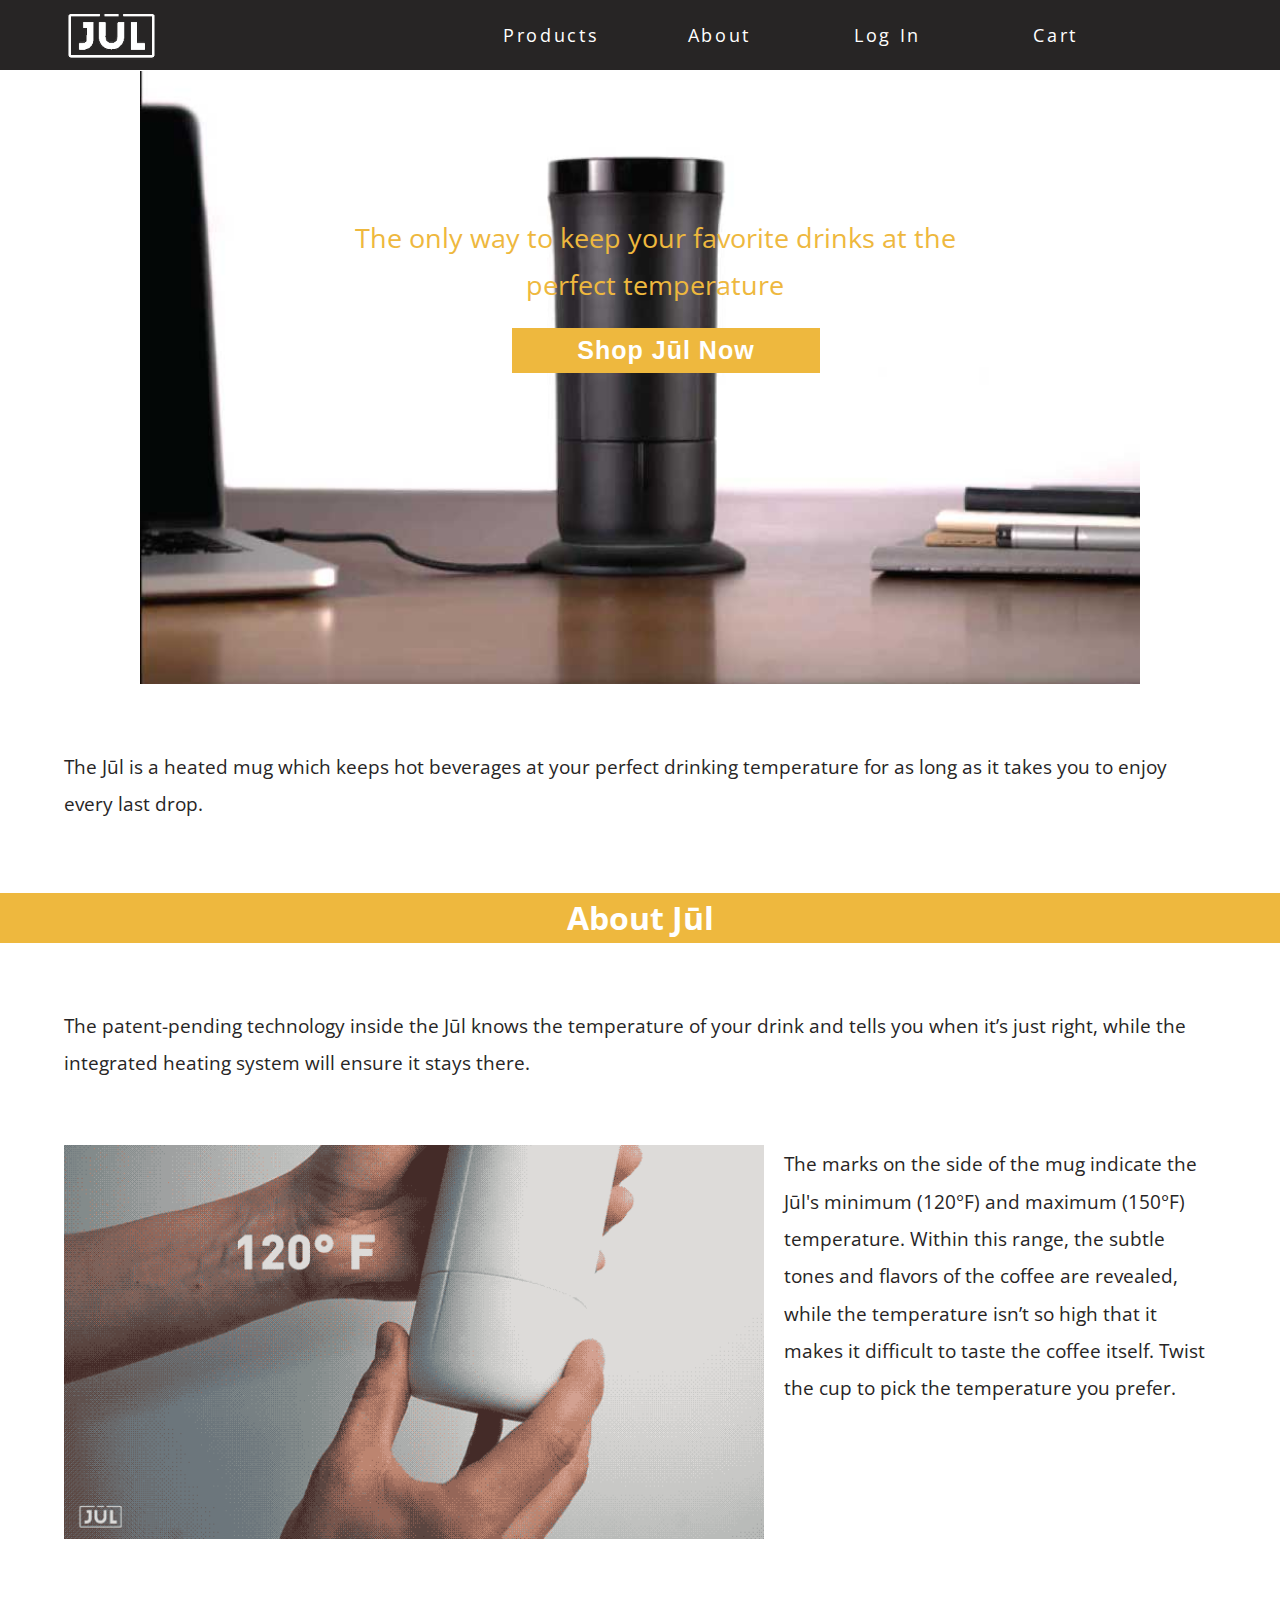
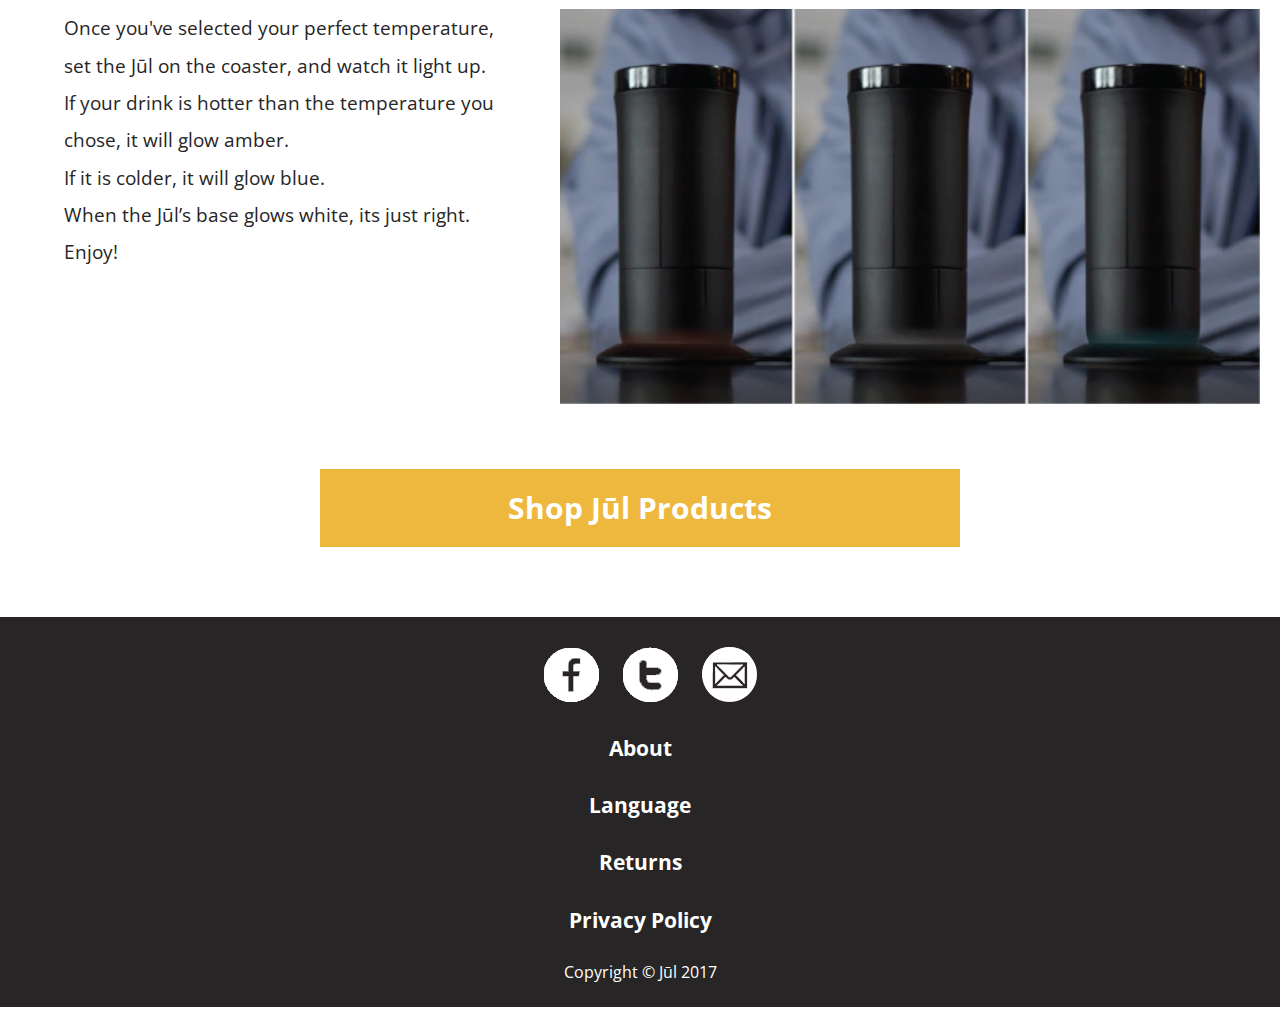
<file: index.html>
<!DOCTYPE html>

<html class="no-js">
    <head>
        <meta charset="UTF-8" />
        
        <!--Don't forget to fill these out!-->
        <title>J&umacr;l Home</title>
        <meta name="description" content="width=640; initial-scale=1.0" />
        
        
        <!--Links to the main Style Sheet-->
        <link href="style.css" rel="stylesheet" type="text/css" />
        
        <!--Links to a modernizer JavaScript file that fixes a lot of issues with old browsers-->
        <script src="js/modernizr.js"></script>
        
        <!--Makes the site so it won't scale down on small devices -->
        <meta name="viewport" content="width=device-width, initial-scale=1"/>
    </head>

    <body>
        
        <div class="wrapper">
            
            <div class="fixed">
            

                <a href="index.html">
                    <img class="logo" src="images/jlogo.png">
                </a>
                
                
                <a href="#" onclick="toggle_visibility('menu');">
                    <nav class="menu_button nodesk">&#x2630;</nav>
                </a>
                
                <nav id="menu">
                    <ul>
                        <a href="mugs.html">
                            <li>Products</li>
                        </a>
                        <a href="#about">
                            <li>About</li>
                        </a>
                        <a href="#">
                            <li>Log In</li>
                        </a>
                        <a href="#">
                            <li>Cart</li>
                        </a>
                    </ul>
               
                </nav>

            </div>
            
            
            
        <header>
            <div class="herobox">
                <img class="hero" src="images/hero.jpg">
                <div class="cta">
                    <h5 class="herotext">The only way to keep your favorite drinks at the perfect temperature</h5>
                    <a href="mugs.html">
                        <button> Shop J&umacr;l Now </button>
                    </a>
                </div>
            </div>
            <p>The J&umacr;l is a heated mug which keeps hot beverages at your perfect drinking temperature for as long as it takes you to enjoy every last drop.</p>
        </header>
            
        <main>
            <section>
                <div id="about"></div>
                <div class="one">
                    <h1>About J&umacr;l</h1>
                </div>
                <p>The patent-pending technology inside the J&umacr;l knows the temperature of your drink and tells you when it’s just right, while the integrated heating system will ensure it stays there.</p>
                
                <div class="homefloats">
                    <img class="gif" src="images/gif.gif">
                    <p>The marks on the side of the mug indicate the J&umacr;l's minimum (120°F) and maximum (150°F) temperature. Within this range, the subtle tones and flavors of the coffee are revealed, while the temperature isn’t so high that it makes it difficult to taste the coffee itself. Twist the cup to pick the temperature you prefer. </p>
                </div>
                
                <div class="homefloats">
                    <img class="tempcomparison" src="images/tempcomparison.png">

                    <p>Once you've selected your perfect temperature, set the J&umacr;l on the coaster, and watch it light up. <br>If your drink is hotter than the temperature you chose, it will glow amber.
                    <br>If it is colder, it will glow blue.
                    <br>When the J&umacr;l’s base glows white, its just right. Enjoy!</p>
                </div>
           
                
     
                    <a href="mugs.html">
                        <h1 class="orangebutton">Shop J&umacr;l Products</h1>
                    </a>

                                
            </section>
                
        </main>
            
        <footer>
            <div class="socialmedia">
                <a href="https://www.facebook.com/powerpractical" target="_blank" title="Like us on Facebook!">
                    <img class="fb" src="images/fblogo.png">
                </a>
                <a href="https://twitter.com"target="_blank" title="Follow us on Twitter!">
                    <img class="twtr" src="images/twtrlogo.png">
                </a>
                <a href="#"target="_blank" title="Send us a message!">
                    <img class="mail" src="images/mailicon.png">
                </a>
            </div>
            
            <div class="footernav">
                
                <a href="#about">
                    <h3>About</h3>
                </a>
                <a href="#">
                    <h3>Language</h3>
                </a>
                <a href="#"target="_blank">
                    <h3>Returns</h3>
                </a>
                <a href="#"target="_blank">
                    <h3>Privacy Policy</h3>
                </a>
                <h6>Copyright &copy; J&umacr;l 2017</h6>
            </div>
            
            
        </footer>
        
        
        
            
            
            
            
            
        </div>
     
        <script type="text/javascript">
            function toggle_visibility(id) {
               var e = document.getElementById(id);
               if(e.style.display == 'block')
                  e.style.display = 'none';
               else
                  e.style.display = 'block';
            }
        </script>
    
    </body>
</html>
</file>
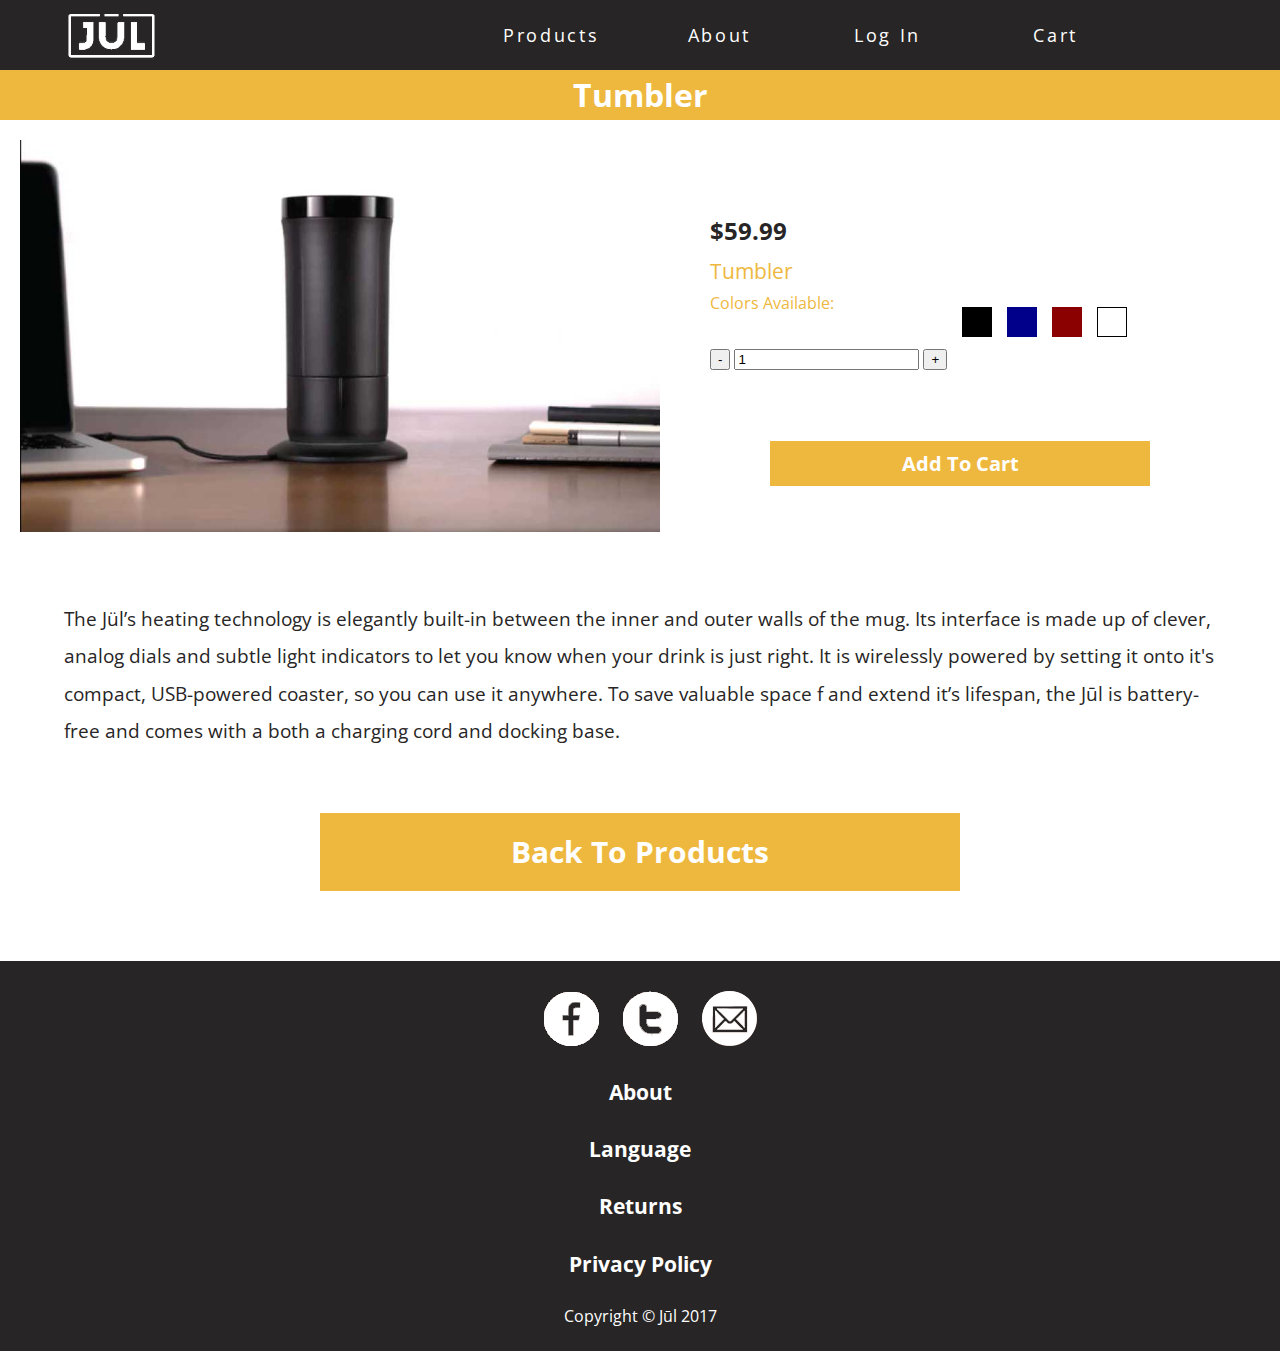
<file: form.html>
<!DOCTYPE html>

<html class="no-js">
    <head>
        <meta charset="UTF-8" />
        
        <!--Don't forget to fill these out!-->
        <title>J&umacr;l Tumbler</title>
        <meta name="description" content="Description for site goes here." />
        
        
        <!--Links to the main Style Sheet-->
        <link href="style.css" rel="stylesheet" type="text/css" />
        
        <!--Links to a modernizer JavaScript file that fixes a lot of issues with old browsers-->
        <script src="js/modernizr.js"></script>
        
        <!--Makes the site so it won't scale down on small devices -->
        <meta name="viewport" content="width=device-width, initial-scale=1"/>
    </head>

    <body>
        
        <div class="wrapper">
            
            <div class="fixed">
            

                <a href="index.html">
                    <img class="logo" src="images/jlogo.png">
                </a>
                <a href="#" onclick="toggle_visibility('menu');">
                    <nav class="menu_button nodesk">&#x2630;</nav>
                </a>
                
                <nav id="menu">
                    <ul>
                        <a href="mugs.html">
                            <li>Products</li>
                        </a>
                        <a href="index.html#about">
                            <li>About</li>
                        </a>
                        <a href="#">
                            <li>Log In</li>
                        </a>
                        <a href="#">
                            <li>Cart</li>
                        </a>
                    </ul>
               
                </nav>

            </div>
            
            
            
        <header>

           <div class="one">
                <h1>Tumbler</h1>
            </div>
            
            <img class="tumblerimage" src="images/hero.jpg">
        </header>
            
        
        <aside>
            <div class="formaside">
                <h2>$59.99</h2>
                <h4>Tumbler</h4>
                <h5>Colors Available:</h5>

                <div class="colors">
                    <div class="black"></div>
                    <div class="blue"></div>
                    <div class="red"></div>
                    <div class="white"></div>
                </div>

                <div class="quantitybuttons_added">
                  <input id="minus" type="button" class="minus" value="-">
                  <input id="theInput" type="number" size="4" class="input-text qty text" title="Qty" value="1" min="0" step="1">
                  <input id="plus" type="button" class="plus" value="+">
                </div>
                <a href="#">
                <h1 class="checkout">Add To Cart</h1>
                </a>
            </div>
        </aside>
        
            
        <main>
            <p>The Jül’s heating technology is elegantly built-in between the inner and outer walls of the mug. Its interface is made up of clever, analog dials and subtle light indicators to let you know when your drink is just right. It is wirelessly powered by setting it onto it's compact, USB-powered coaster, so you can use it anywhere. To save valuable space f and extend it’s lifespan, the Jūl is battery-free and comes with a both a charging cord and docking base.</p>
            
            <a href="mugs.html">
                <h1 class="orangebutton">Back To Products</h1>
            </a>
            
                
            
            
            
            
            
        </main>
            
        <footer>
            <div class="socialmedia">
                <a href="https://www.facebook.com/powerpractical" target="_blank" title="Like us on Facebook!">
                    <img class="fb" src="images/fblogo.png">
                </a>
                <a href="https://twitter.com"target="_blank" title="Follow us on Twitter!">
                    <img class="twtr" src="images/twtrlogo.png">
                </a>
                <a href="#"target="_blank" title="Send us a message!">
                    <img class="mail" src="images/mailicon.png">
                </a>
            </div>
            
            <div class="footernav">
                
                <a href="index.html#about">
                    <h3>About</h3>
                </a>
                <a href="#">
                    <h3>Language</h3>
                </a>
                <a href="#"target="_blank">
                    <h3>Returns</h3>
                </a>
                <a href="#"target="_blank">
                    <h3>Privacy Policy</h3>
                </a>
            
                <h6>Copyright &copy; J&umacr;l 2017</h6>
            </div>
        </footer>
        
        
        
            
            
            
            
            
        </div>
     
         <script type="text/javascript">
            function toggle_visibility(id) {
               var e = document.getElementById(id);
               if(e.style.display == 'block')
                  e.style.display = 'none';
               else
                  e.style.display = 'block';
            }
             
             
            var input = document.getElementById('theInput');
            document.getElementById('plus').onclick = function(){
                input.value = parseInt(input.value, 10) +1
            }
            document.getElementById('minus').onclick = function(){
                input.value = parseInt(input.value, 10) -1
            }
        </script>
    
    </body>
</html>
</file>
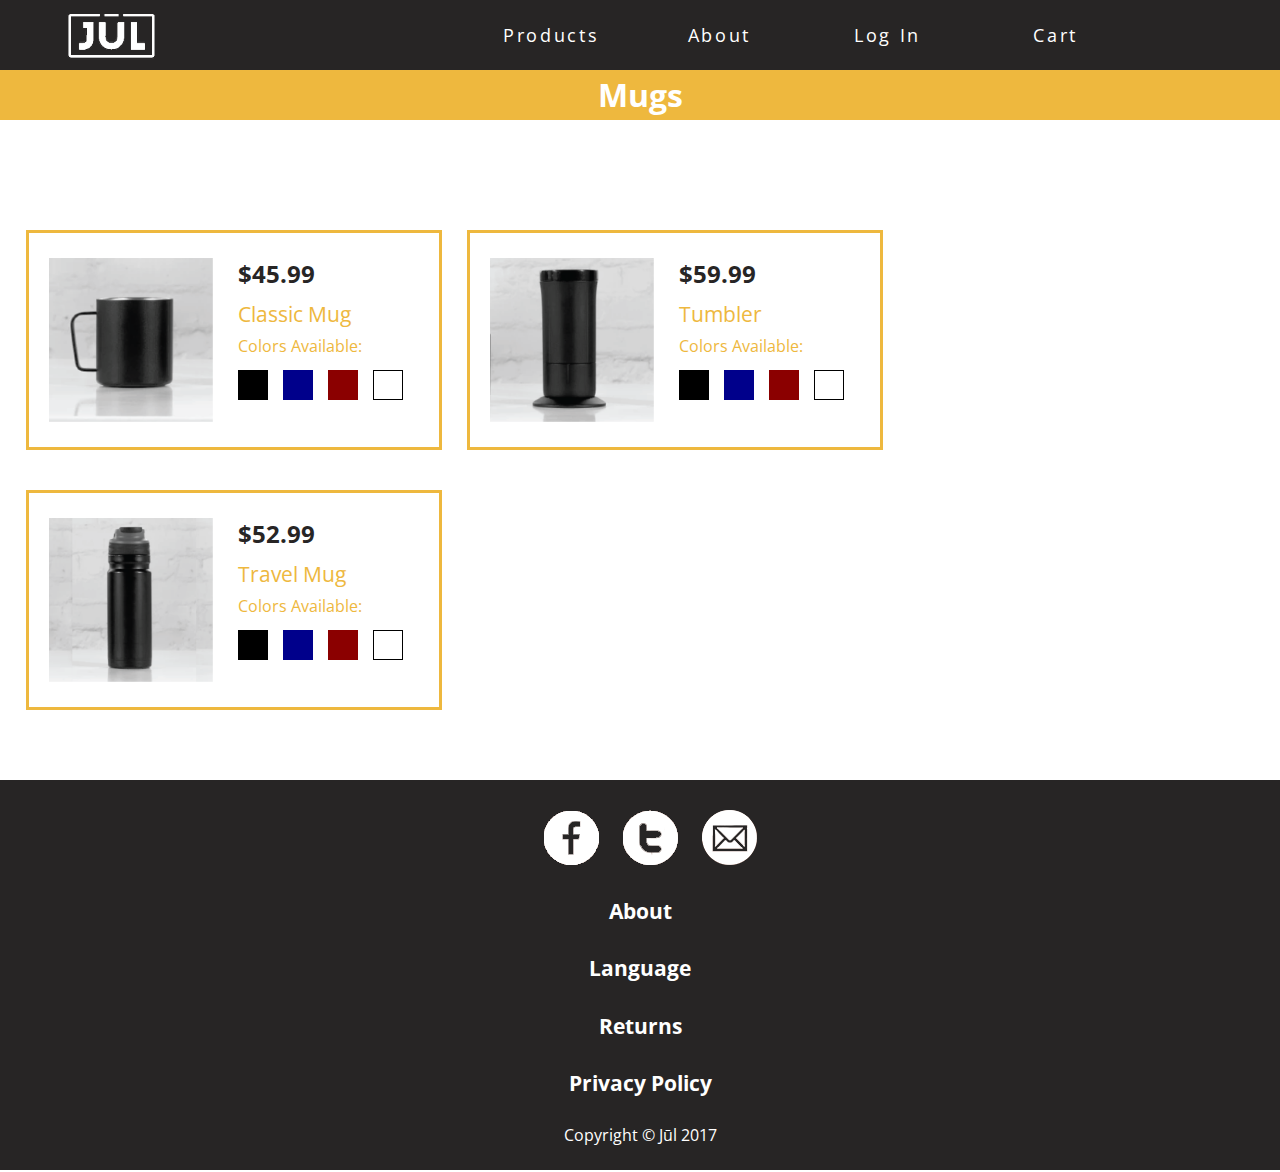
<file: mugs.html>
<!DOCTYPE html>

<html class="no-js">
    <head>
        <meta charset="UTF-8" />
        
        <!--Don't forget to fill these out!-->
        <title>J&umacr;l Mugs</title>
        <meta name="description" content="Description for site goes here." />
        
        
        <!--Links to the main Style Sheet-->
        <link href="style.css" rel="stylesheet" type="text/css" />
        
        <!--Links to a modernizer JavaScript file that fixes a lot of issues with old browsers-->
        <script src="js/modernizr.js"></script>
        
        <!--Makes the site so it won't scale down on small devices -->
        <meta name="viewport" content="width=device-width, initial-scale=1"/>
    </head>

    <body>
        
        <div class="wrapper">
            
            <div class="fixed">
            

                <a href="index.html">
                    <img class="logo" src="images/jlogo.png">
                </a>
                <a href="#" onclick="toggle_visibility('menu');">
                    <nav class="menu_button nodesk">&#x2630;</nav>
                </a>
                
                <nav id="menu">
                    <ul>
                        <a href="#">
                            <li>Products</li>
                        </a>
                        <a href="index.html#about">
                            <li>About</li>
                        </a>
                        <a href="#">
                            <li>Log In</li>
                        </a>
                        <a href="#">
                            <li>Cart</li>
                        </a>
                    </ul>
               
                </nav>

            </div>
            
            
            
        <header>

           <div class="one">
                <h1>Mugs</h1>
            </div>
        </header>
            
        <main>
            <section>
                <a href="form.html">
                    <div class="two">
                        <img class="mugsimages" src="images/mug.png">
                        <div class="productbox">
                            <h2>$45.99</h2>
                            <h4>Classic Mug</h4>
                            <h5>Colors Available:</h5>
                        </div>
                        <div class="colors">
                            <div class="black"></div>
                            <div class="blue"></div>
                            <div class="red"></div>
                            <div class="white"></div>
                        </div>
                </div>
                </a>
                
                <a href="form.html">
                    <div class="two">
                        <img class="mugsimages" src="images/tumbler.png">
                        <div class="productbox">
                            <h2>$59.99</h2>
                            <h4>Tumbler</h4>
                            <h5>Colors Available:</h5>
                        </div>
                        <div class="colors">
                            <div class="black"></div>
                            <div class="blue"></div>
                            <div class="red"></div>
                            <div class="white"></div>
                        </div>
                    </div>
                </a>
                    
                <a href="form.html">
                    <div class="two">
                        <img class="mugsimages" src="images/travelmug.png">
                        <div class="productbox">
                            <h2>$52.99</h2>
                            <h4>Travel Mug</h4>
                            <h5>Colors Available:</h5>
                        </div>
                        
                            <div class="colors">
                                <div class="black"></div>
                                <div class="blue"></div>
                                <div class="red"></div>
                                <div class="white"></div>
                            </div>
                       
                    </div>
                </a>
                
               
                                
            </section>
                
            
            
            
        </main>
            
            

            
        <footer>
            <div class="socialmedia">
                <a href="https://www.facebook.com/powerpractical" target="_blank" title="Like us on Facebook!">
                    <img class="fb" src="images/fblogo.png">
                </a>
                <a href="https://twitter.com"target="_blank" title="Follow us on Twitter!">
                    <img class="twtr" src="images/twtrlogo.png">
                </a>
                <a href="#"target="_blank" title="Send us a message!">
                    <img class="mail" src="images/mailicon.png">
                </a>
            </div>
            
            <div class="footernav">
                
                <a href="index.html#about">
                    <h3>About</h3>
                </a>
                <a href="#">
                    <h3>Language</h3>
                </a>
                <a href="#"target="_blank">
                    <h3>Returns</h3>
                </a>
                <a href="#"target="_blank">
                    <h3>Privacy Policy</h3>
                </a>
           
                <h6>Copyright &copy; J&umacr;l 2017</h6>
            </div>
        </footer>
        
        
        
            
            
            
            
            
        </div>
     
         <script type="text/javascript">
            function toggle_visibility(id) {
               var e = document.getElementById(id);
               if(e.style.display == 'block')
                  e.style.display = 'none';
               else
                  e.style.display = 'block';
            }
        </script>
    
    </body>
</html>
</file>
<file: style.css>
/* http://meyerweb.com/eric/tools/css/reset/ 
   v2.0 | 20110126
   License: none (public domain)
*/

@import url('https://fonts.googleapis.com/css?family=Open+Sans:400,700');

html, body, div, span, applet, object, iframe,
h1, h2, h3, h4, h5, h6, p, blockquote, pre,
a, abbr, acronym, address, big, cite, code,
del, dfn, em, img, ins, kbd, q, s, samp,
small, strike, strong, sub, sup, tt, var,
b, u, i, center,
dl, dt, dd, ol, ul, li,
fieldset, form, label, legend,
table, caption, tbody, tfoot, thead, tr, th, td,
article, aside, canvas, details, embed, 
figure, figcaption, footer, header, hgroup, 
menu, nav, output, ruby, section, summary,
time, mark, audio, video {
	margin: 0;
	padding: 0;
	border: 0;
	font: inherit;
	vertical-align: baseline;
}
/* HTML5 display-role reset for older browsers */
article, aside, details, figcaption, figure, 
footer, header, hgroup, menu, nav, section {
	display: block;
}
ol, ul {
	list-style: none;
}
blockquote, q {
	quotes: none;
}
blockquote:before, blockquote:after,
q:before, q:after {
	content: '';
	content: none;
}
table {
	border-collapse: collapse;
	border-spacing: 0;
}
/* End of Meyer Reset CSS */


p{
    
    font-family: 'Open Sans','Arial',sans-serif;
    color: #272525;
    font-size: 20pt;
    line-height: 2em;
    margin: 5%;

}

h1{
    font-family: 'Open Sans','Arial',sans-serif;
    font-weight: 700;
    color: white;
    font-size: 40pt;
    line-height: 1.25em;
    padding-top: 15px;
    text-align: center;
}

h2{
    font-family: 'Open Sans','Arial',sans-serif;
    color: #272525;
    float: inherit;
    font-size: 30pt;
    font-weight: 700;
    line-height: 1.75em;
    text-align: left;
    padding-left: 5%;
    padding-right: 10px;
    padding-top: 20px;
}

h3{
    font-family: 'Open Sans','Arial',sans-serif;
    color: white;
    float: inherit;
    font-size: 20pt;
    font-weight: 700;
    line-height: 1.75em;
    text-align: center;
    padding-top: 20px;
}

h4{
   font-family: 'Open Sans','Arial',sans-serif;
    color: #eeb83e;
    float: inherit;
    font-size: 30pt;
    font-weight: 400;
    line-height: 1.75em;
    margin-left: 5%;
}

h5{
    font-family: 'Open Sans','Arial',sans-serif;
    color: #eeb83e;
    float: inherit;
    font-size: 20pt;
    font-weight: 400;
    line-height: 1.75em; 
    margin-left: 5%;
}


h6{
    font-family: 'Open Sans','Arial',sans-serif;
    color: white;
    font-size: 14pt;
    line-height: 1.75em;
    text-align: center;
    margin-bottom: 30px;
    margin-top: 20px;
}

.productbox{
    margin-left: 270px;

}



img {
	max-width: 100%; /*makes images scale with flexible grids*/
	display: block; /*removes tiny space added in some browsers below images */
}

html {
    font-size: 16px;
	line-height: 1.5em;
}

.wrapper {
    margin: 0 auto;
    min-width: 640px;
    
}


.fixed{
    position: fixed;
    z-index: 10;
    background-color:#272525;
    width: 100%;
    height: 80px;
}

header {
    top: 80px;
    position: relative;
    margin-bottom: 140px;
}

nav{
    overflow: hidden;
    float: left;
}

.menu_button {
    padding:1em 1em 1em 1em;
    font-size: 40pt;
    float: left;
  
   
}

.menu_button:hover {
    color: #eeb83e;
}

#menu {
    width: 100%;
    background-color:#272525;
    display: none;
}

#menu li {
    width: 100%;
    font-family: 'Open Sans', sans-serif;
    font-size: 20pt;
    line-height: 0em;
    letter-spacing: 2pt;
    padding: 1em 0em;
    margin: 2em 0em;
    text-align: center;
  
}

#menu li:hover {
    color:#eeb83e;
}

a {
    color:white;
    text-decoration: none;
}



.hero{
    padding-top: 1px;
}

.one{
    height: 100px;
    background-color:#eeb83e;
    width: 100%;
}

.two{
    width: 563px;
    margin-left: 5%;
    margin-top: 40px;
    border: solid;
    border-color: #eeb83e;
    border-width: 3px;
/*    float: left;*/
}

.two:hover{
    border-color: #272525;
}

.colors{
    width: 300px;
    height: 75px;
    margin-top: 20px;
    margin-left: 270px;
}

.black{
    width: 50px;
    height: 50px;
    background-color: black;
    float: left;
    margin-left: 15px;
}

.blue{
    width: 50px;
    height: 50px;
    background-color: darkblue;
    float: left;
     margin-left: 15px;
}

.red{
    width: 50px;
    height: 50px;
    background-color: darkred;
    float: left;
     margin-left: 15px;
}


.white{
    width: 50px;
    height: 50px;
    background-color: white;
    border: solid;
    border-width: thin;
    border-color: black;
    box-sizing: border-box;
    float: left;
     margin-left: 15px;
}

.mugsimages{
    float: left;
    margin-top: 45px;
    margin-left: 20px;
}


footer{
    width: 100%;
    background-color: #272525;
    height: 440px;
    margin-top: 70px;
    padding-top: 10px;
}
.logo{
    float: left;
    margin-left: 5%;
    margin-top: 10px;
    height: 60px;
}

.menu_button {
    padding:.5em .5em .5em .5em;
    margin-left: 45%;
    margin-right: 5%;
    color: white;
    font-size: 40pt;
    float: left;
}

.cta{
    position: absolute;
    top: 115px;
    left: 5%;
    width: 400px;
    margin-left: 30px;

}

button {
    margin-top: 20px;
    background-color: #eeb83e;
    font-weight: 700;
    font-size: 25px;
    letter-spacing: 1px;
    color: white;
    width: 308px;
    height: 45px;
    text-align: center;
    border: none;
    
}

button:hover{
    background-color: #272525;
}

.brownlogo{
    float: left;
    margin-left: 5%
}

.orangebutton{
    font-size: 30px;
    padding: 20px;
    width: 60%;
    background-color: #eeb83e;
    margin-left: 15%;
}

.orangebutton:hover{
    background-color: #272525;
}

.mugs{
    padding-top: 50px;
    width: 100%;
}


.accessories{
    width: 100%;
}

.quantitybuttons_added{
    margin-left: 5%;
    
}

.footernav{
    width: 400px;
    height: 300px;
    margin: 0 auto;

}

h3:hover{
    color: #eeb83e;
}
.socialmedia{
    margin: 0 auto;
    text-align: center;
}


.fb{
    display: inline-block;
    margin-top: 20px;
    margin-left: 20px;
	margin-right:auto;
    z-index: 10;  
}

.fb:hover{
   content: url(images/fblogo_gold.png);
}

.twtr{
    display: inline-block;
    margin-top: 20px;
    margin-left: 20px;
	margin-right:auto;
    z-index: 10;
}

.twtr:hover{
    content: url(images/twtrlogo_gold.png);
}

.mail{
    display: inline-block;
    margin-top: 20px;
    margin-left: 20px;
	margin-right:auto;
    z-index: 10;
}

.mail:hover{
    content: url(images/mailicon_gold.png);
}






@media screen and (min-width: 641px) {
    
    
    
    
    
    
    .wrapper {

        width: 100%;
    } 
    
    p{
        font-size: 14pt;
    }
    
    h1{
        font-size: 24pt;
        padding: 5px;
    }
    
    h2{
        font-size: 18pt;
    }
    
    h3{
        font-size: 16pt;
    }
    
    h4{
        font-size: 16pt;
    }
    
    h5{
        font-size: 12pt;
        margin-left: 30px;
    }
    
    h6{
        font-size: 12pt;
    }
    
    .nodesk{
        display: none;
    }
    
    .fixed{
        height: 70px;
        top: 0;
    
    }
    
    .logo{
        height: 50px;
    }
    
    #menu {
        display:block !important;
        float: right;
        width: 60%;
        height: 20px;
        padding-top: 20px;
        margin-top: 15px;
        margin-right: 30px;
    }
    
    
    #menu li {
        width: 18%;
        font-family: 'Open Sans', sans-serif;
        font-weight: 400;
        font-size: 18px;
        letter-spacing: 2pt;
        padding: 0;
        margin-right: 30px;
        margin-top: 0px;
        height: 20px;
        text-align: center;
        float: left;
        z-index: 10;
  
    }
    
    header {
    top: 70px;
    }
    
    footer{
        height: 380px;
        float: right;
    }
    
    
    .hero{
        margin: 0 auto;
        width: 90%;
        max-width: 1000px;
    }
    
    .herobox{
        margin: 0 auto;
        overflow: hidden;
    }
    
    .cta{
        margin-top: 30px;
        width: 50%;
        min-width: 500px;
        margin-left: 20%;
        margin-right: 20%;
    }
    
    .herotext{
        text-align: center;
        font-size: 20pt;
    }
    
    button{
        margin-left: 30%;
    }
    
    .homefloats{
        height: 400px;
    }
    
    .gif{
        width: 60%;
        max-width: 700px;
        float: left;
        margin-right: 20px;
        margin-left: 5%;
        margin-bottom: 30px;
    }
    
    
    .tempcomparison{
        width: 60%;
        max-width: 700px;
        float: right;
        margin-right: 20px;
        margin-left: 5%;
        margin-bottom: 30px;
    }
    
    
    .tumblerimage{
        width: 50%;
        margin: 20px;
        float: left;
    }
    
    .orangebutton{
        margin: 0 auto;
        overflow: hidden;
        max-width: 600px;
        margin-top: 60px;
    }
    
    .one{
        height: auto;
    }
    
    aside{
        float: left;
        width: 600px;
        height: 350px;
        margin-bottom: 60px;
    }
    
   
    
    
    .two{
        width: 410px;
        overflow: hidden;
        float: left;
        margin-left: 2%;
    
    }
    
    .productbox{
    margin-left: 0px;
        margin-bottom: 20px;

}
    
    .checkout{
        font-size: 20px;
        padding: 10px;
        width: 60%;
        background-color: #eeb83e;
        margin-left: 15%;
        margin-top: 70px;
    }

    .checkout:hover{
    background-color: #272525;
    }
    
    
    .mugsimages{
        width: 40%;
        margin-top: 25px;
        margin-bottom: 25px;
        margin-right: 25px;
    }
    
    
    .colors{
        margin-left: 47%;
        width: 200px;
        height: 40px;
        margin-top: -10px;

    }
    
    .black{
        width: 30px;
        height: 30px;
        margin-left: 0px;
    }
    
    .blue{
        width: 30px;
        height: 30px;
    }
    
    .red{
        width: 30px;
        height: 30px;
    }
    
    .white{
        width: 30px;
        height: 30px;
    }
    
    
    
    
    
    
    
    
}
</file>
